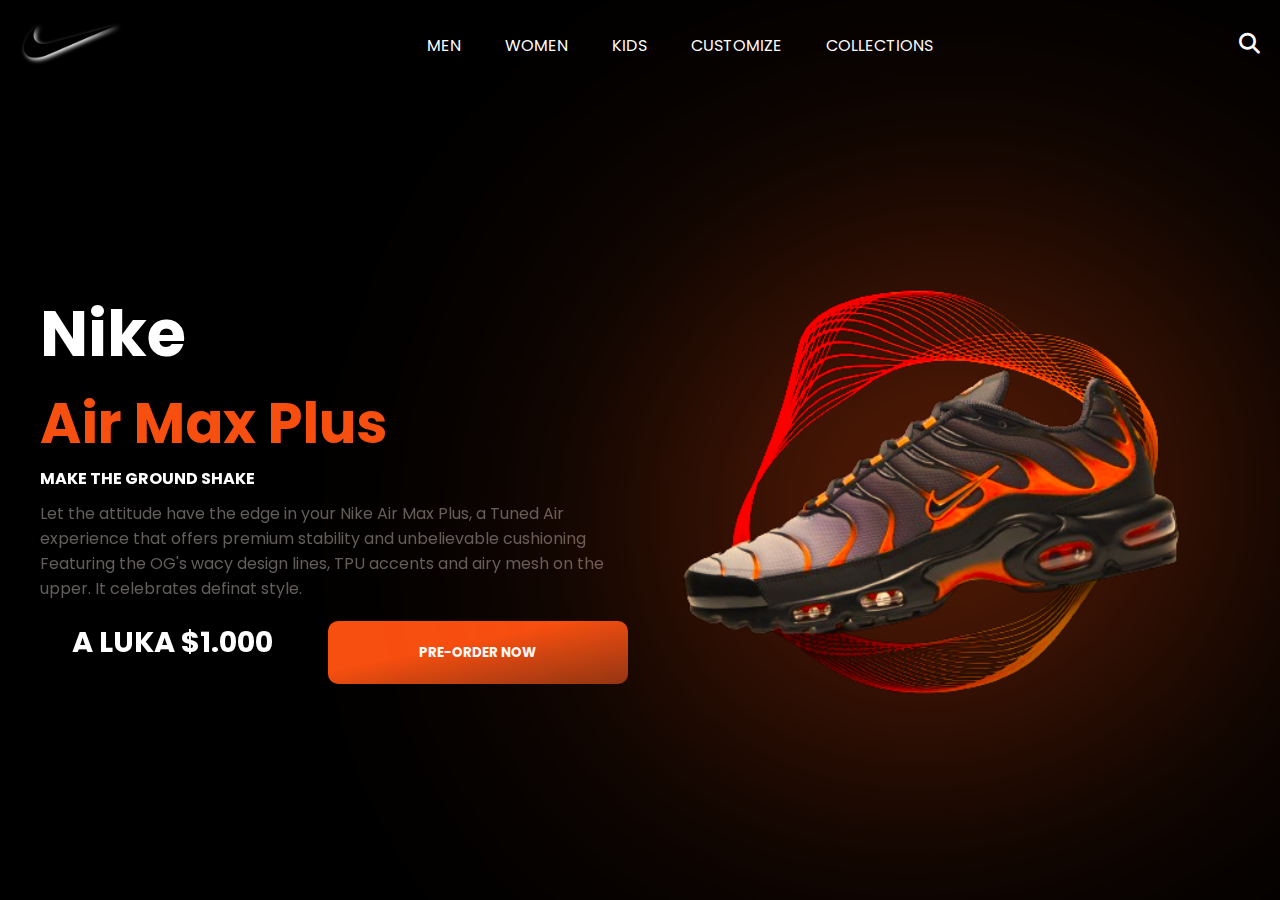
<file: Taller "Shoes Store"/index.html>
<!DOCTYPE html>
<html lang="en">
<head>
    <meta charset="UTF-8">
    <meta name="viewport" content="width=device-width, initial-scale=1.0">
    <link rel="stylesheet" href="https://cdnjs.cloudflare.com/ajax/libs/font-awesome/6.5.1/css/all.min.css">
    <link rel="stylesheet" href="https://unpkg.com/aos@next/dist/aos.css" />
    <link rel="stylesheet" href="style.css">
    <title>Shoes Store</title>
</head>
<body>
    <nav>
        <div class="container">
            <div class="logo">
                <img src="NikeLogoPNGImage.png" alt="">
            </div>
            <div class="links">
                <a href="">MEN</a>
                <a href="">WOMEN</a>
                <a href="">KIDS</a>
                <a href="">CUSTOMIZE</a>
                <a href="">COLLECTIONS</a>
            </div>
            <div class="search">
                <i class="fa-solid fa-magnifying-glass"></i>
            </div>
        </div>
    </nav>
    <section>
        <div class="content">
            <div class="main-content">
                <h1 data-aos="fade-right" data-aos-duration="2000">Nike</h1>
                <h2 data-aos="fade-left" data-aos-duration="2000" data-aos-delay="200">Air Max Plus</h2>
                <h4 data-aos="fade-right" data-aos-duration="2000" data-aos-delay="400">MAKE THE GROUND SHAKE</h4>
                <p data-aos="flip-down" data-aos-duration="2000" data-aos-delay="600">Let the attitude have the edge in your Nike Air Max Plus, a Tuned Air experience that offers premium stability and unbelievable cushioning Featuring the OG's wacy design lines, TPU accents and airy mesh on the upper. It celebrates definat style.</p>
                <div class="order">
                    <h3 data-aos="zoom-in-right" data-aos-duration="2000" data-aos-delay="800"> A LUKA $1.000</h3>
                    <button data-aos="zoom-in-left" data-aos-duration="2000" data-aos-delay="800">PRE-ORDER NOW</button>
                </div>
            </div>
            <div class="image">
                <img src="shoes.png" data-aos="zoom-in" data-aos-duration="2000">
            </div>
        </div>
    </section>
    <script src="https://unpkg.com/aos@next/dist/aos.js"></script>
    <script>
      AOS.init({
        offset:1
      });
    </script>
</body>
</html>
</file>
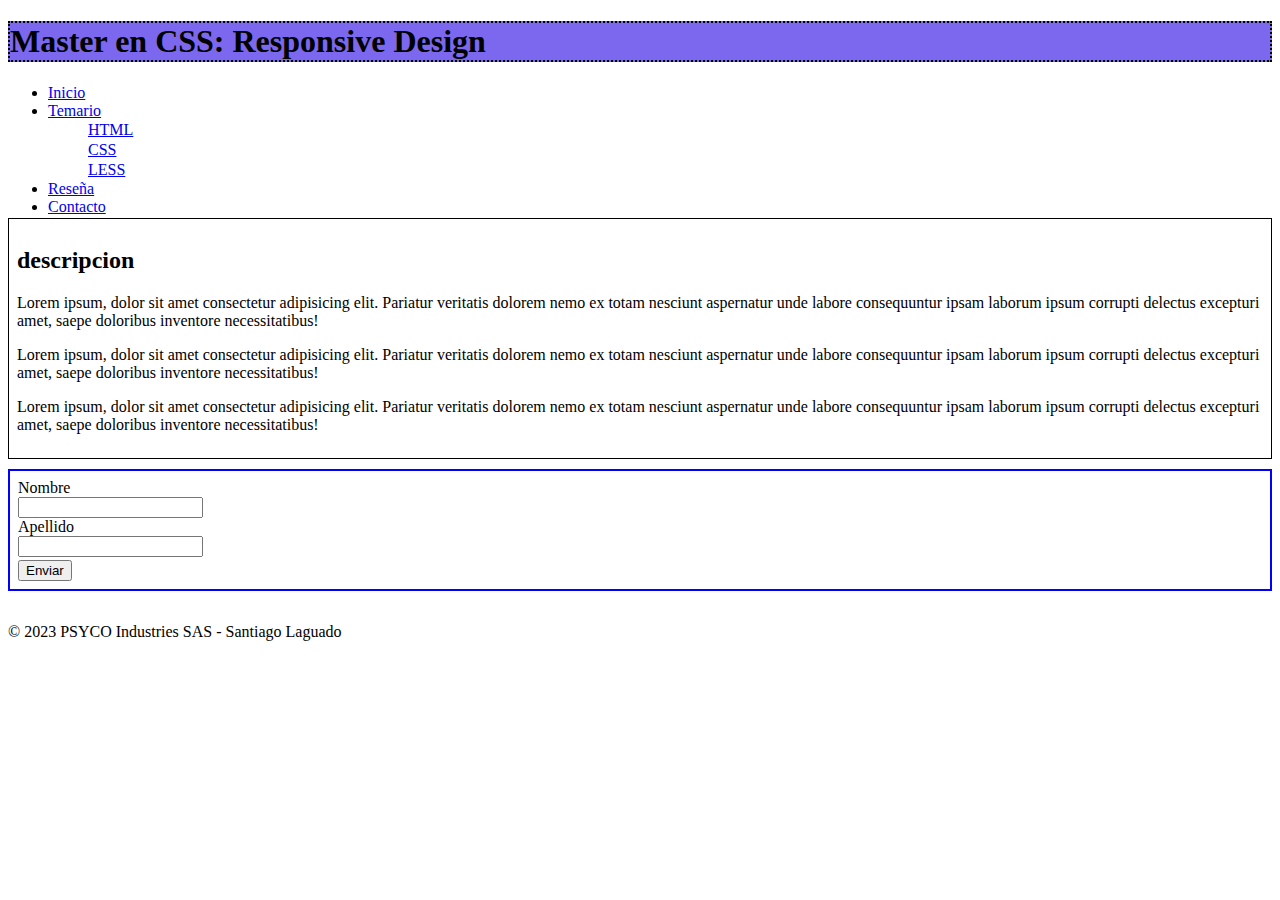
<file: Ejercicios CSS/Taller Selectores/Index.html>
<!DOCTYPE html>
<html lang="en">
<head>
    <meta charset="UTF-8">
    <meta name="viewport" content="width=device-width, initial-scale=1.0">
    <meta http-equiv="X-UA-Compatible" content="ie=edge">
    <link rel="stylesheet" href="style.css">
    <title>Document</title>
</head>
<body>
    <h1 id="titulo">Master en CSS: Responsive Design</h1>

    <ul id="menu">
        <li><a href="#">Inicio</a></li>
        <li>
            <a href="#">Temario</a>
            <ul>
                <li><a href="#">HTML</a></li>
                <li><a href="#">CSS</a></li>
                <li><a href="#">LESS</a></li>
            </ul>
        </li>
        <li><a href="#">Reseña</a></li>
        <li><a href="#">Contacto</a></li>
    </ul>
    <div id="descripcion">
        <h2>descripcion</h2>
        <p class="parrafo">
            Lorem ipsum, dolor sit amet consectetur adipisicing elit. Pariatur veritatis dolorem nemo ex totam nesciunt aspernatur unde labore consequuntur ipsam laborum ipsum corrupti delectus excepturi amet, saepe doloribus inventore necessitatibus!
        </p>
        <p class="parrafo1 parrafo2">
            Lorem ipsum, dolor sit amet consectetur adipisicing elit. Pariatur veritatis dolorem nemo ex totam nesciunt aspernatur unde labore consequuntur ipsam laborum ipsum corrupti delectus excepturi amet, saepe doloribus inventore necessitatibus!
        </p>
        <p class="parrafo2">
            Lorem ipsum, dolor sit amet consectetur adipisicing elit. Pariatur veritatis dolorem nemo ex totam nesciunt aspernatur unde labore consequuntur ipsam laborum ipsum corrupti delectus excepturi amet, saepe doloribus inventore necessitatibus!
        </p>
    </div>

    <div id="usuario">
        <form>
            <label for="nombre"></label>
            <p class="monda">Nombre</p>
            <input type="text" name="nombre">
            <label for="apellido"></label>
            <p class="monda">Apellido</p>
            <input type="text" name="apellido">
            <br>
            <div id="boton">
            <input type="submit" value="Enviar">
            </div>
        </form>
    </div>

</body>
<footer>
    <p> &copy; 2023 PSYCO Industries SAS - Santiago Laguado</p>
</footer>
</html>
</file>
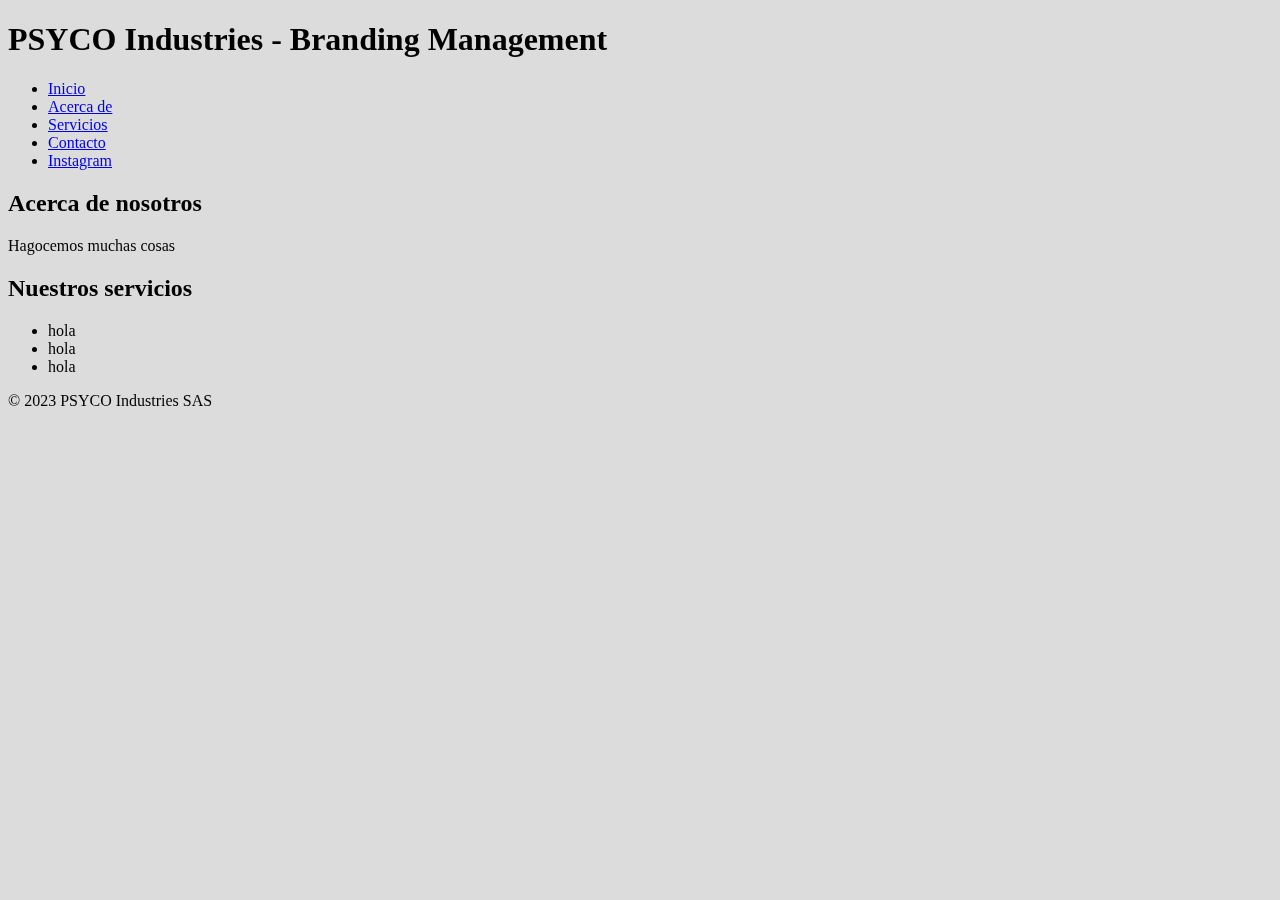
<file: Ejercicios html/Introduccionn/index.html>
<!DOCTYPE html>
<html lang="es">
<head>
    <meta charset="UTF-8">
    <meta name="viewport" content="width=device-width, initial-scale=1.0">
    <title>Primera Pagina</title>
    <style>
        body{
            background-color: gainsboro;
            background-image: url(https://http2.mlstatic.com/D_NQ_NP_907937-MCO51969515220_102022-O.webp);
            
            backface-visibility: hidden;
        }
    </style>
</head>
<body>
    <header>
        <h1>PSYCO Industries - Branding Management</h1>
    <nav>
        <ul>
            <li><a href="#">Inicio</a></li>
            <li><a href="#">Acerca de</a></li>
            <li><a href="#">Servicios</a></li>
            <li><a href="#">Contacto</a></li>
            <li><a href="https://www.instagram.com/psycoindustries">Instagram</a></li>
        </ul>
    </nav>
    </header>

    <main>
        <section>
            <h2>Acerca de nosotros</h2>
            <p>Hagocemos muchas cosas</p>
        </section>

        <section>
            <h2>Nuestros servicios</h2>
            <ul>
                <li>hola</a></li>
                <li>hola</a></li>
                <li>hola</a></li>                
            </ul>
        </section>
    </main>
    <footer>
        <p>&copy; 2023 PSYCO Industries SAS</p>
    </footer>

</body>
</html>
</file>
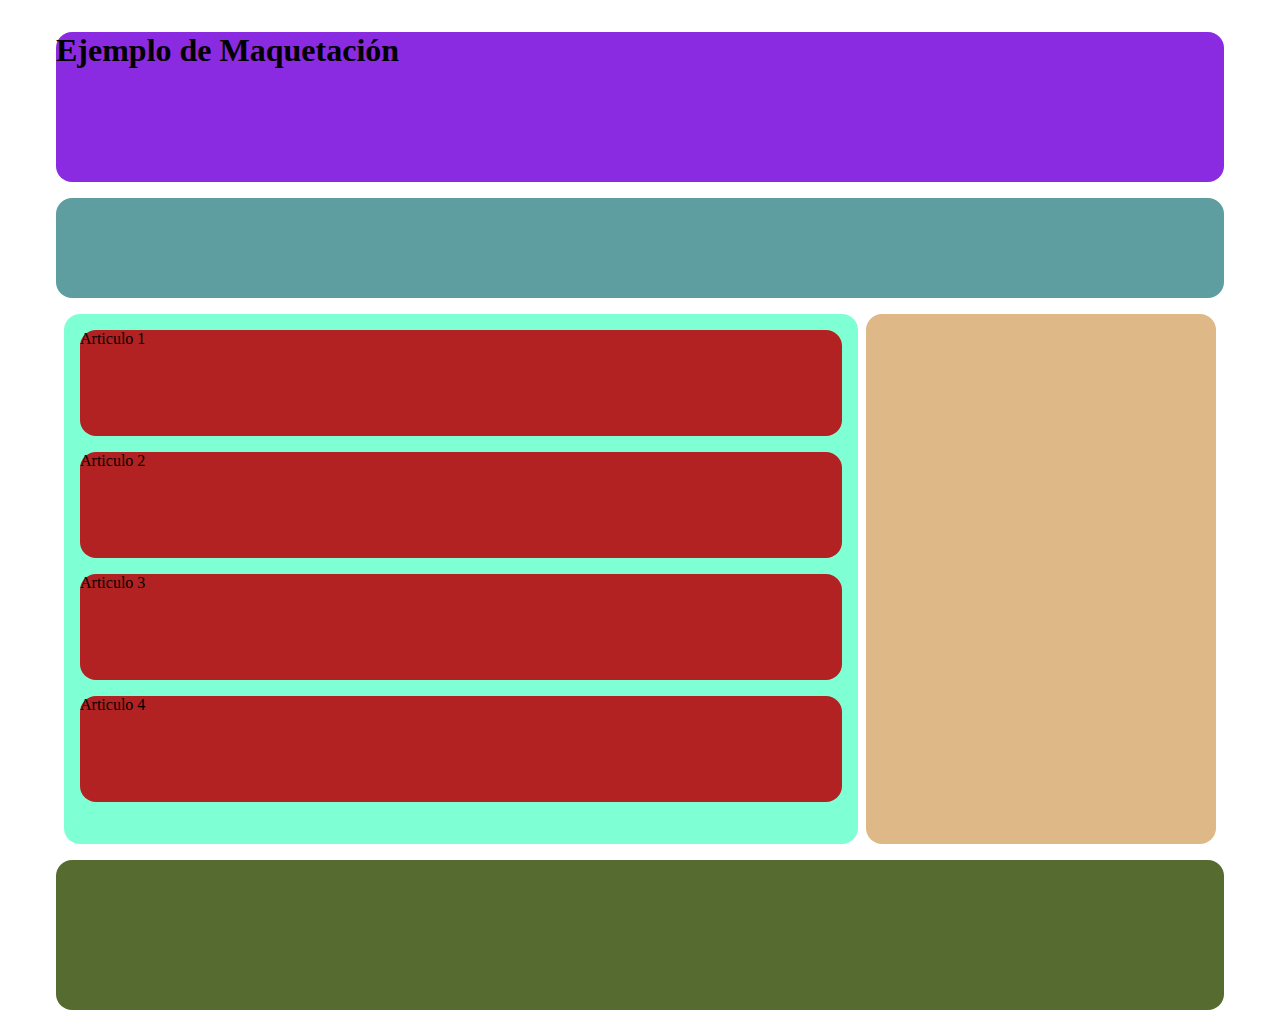
<file: Ejercicios html/Maquetacion Basica/index.html>
<!DOCTYPE html>
<html lang="en">
    <head>
        <title>Maquetacion HTML-CSS</title>
        <meta charset="UTF-8">
        <meta name="viewport" content="width=device-width, initial-scale=1.0">
        <link rel="stylesheet" href="css/styles.css">
    </head>
    <body>
        <div id="contenedor">
            <div id="header">
                <h1>Ejemplo de Maquetación</h1>
            </div>
            <div id="nav"></div>
            <div id="contenido">
                <div id="section">
                    <article class="articulo">Articulo 1</article>
                    <article class="articulo">Articulo 2</article>
                    <article class="articulo">Articulo 3</article>
                    <article class="articulo">Articulo 4</article>
                </div>
                <div id="aside"></div>
            </div>
            <div id="footer"></div>
        </div>
    </body>
</html>
</file>
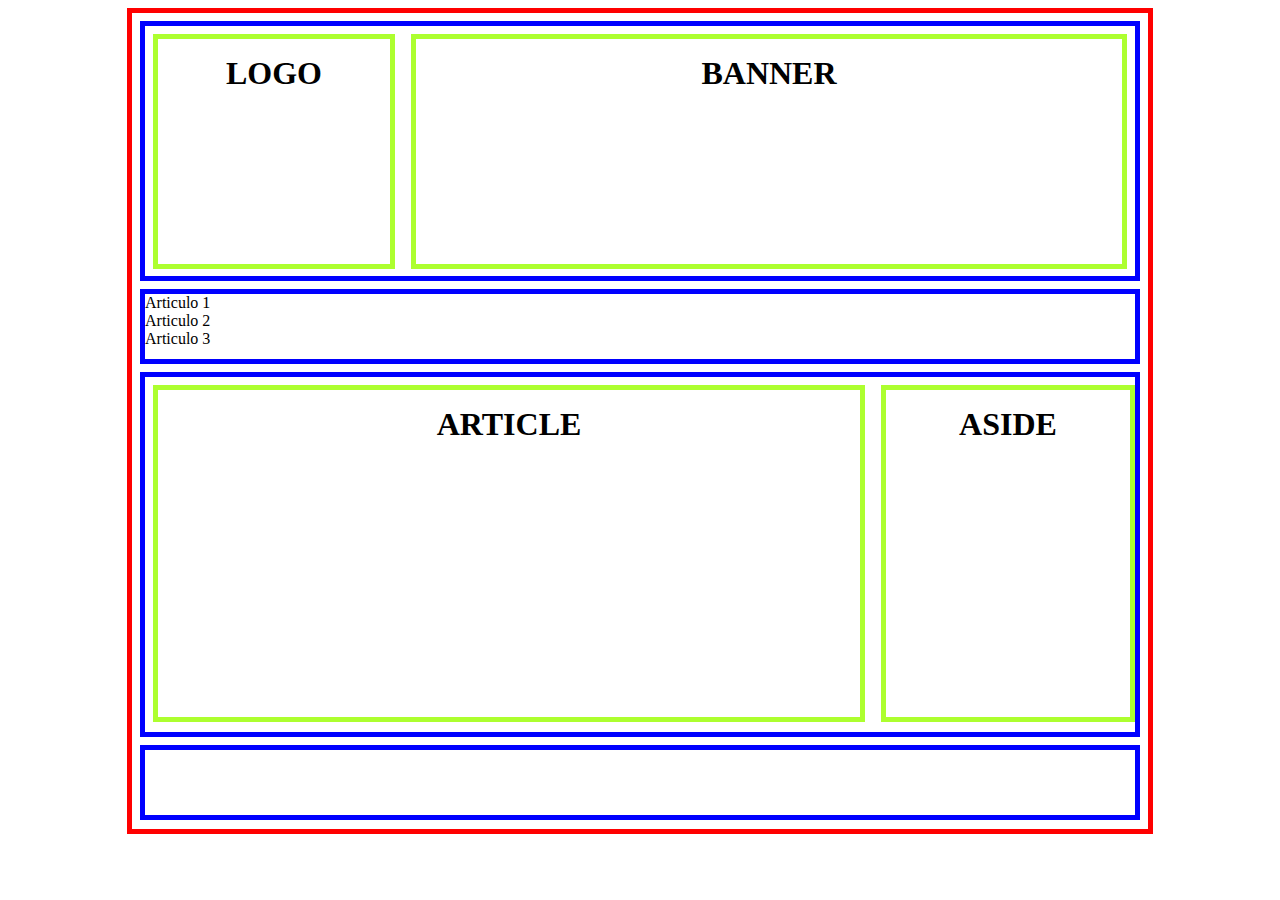
<file: Ejercicios html/Maquetacion/index.html>
<!DOCTYPE html>
<html lang="en">
    <head>
        <title>MaquetacionPRO</title>
        <meta charset="UTF-8">
        <meta name="viewport" content="width=device-width, initial-scale=1.0">
        <link rel="stylesheet" href="/Ejercicios/Maquetacion/css/styles.css">
    </head>
    <body>
        <div id="contenedor">
            <div id="cont">
                <div id="header">
                    <div id="logo"><H1>LOGO</H1></div>
                    <div id="banner"><h1>BANNER</h1></div>
                </div>
                <div id="nav"></div>
                <div id="contenido">
                    <article class="articulo">Articulo 1</article>
                    <article class="articulo">Articulo 2</article>
                    <article class="articulo">Articulo 3</article>
                </div>
                <div id="conteni2">
                    <div id="article"><H1>ARTICLE</H1></div>
                    <div id="aside"><H1>ASIDE</H1></div>
                </div>
                <div id="conteni3"></div>
            </div>
            <div id="footer"></div>
        </div>
    </body>
</html>
</file>
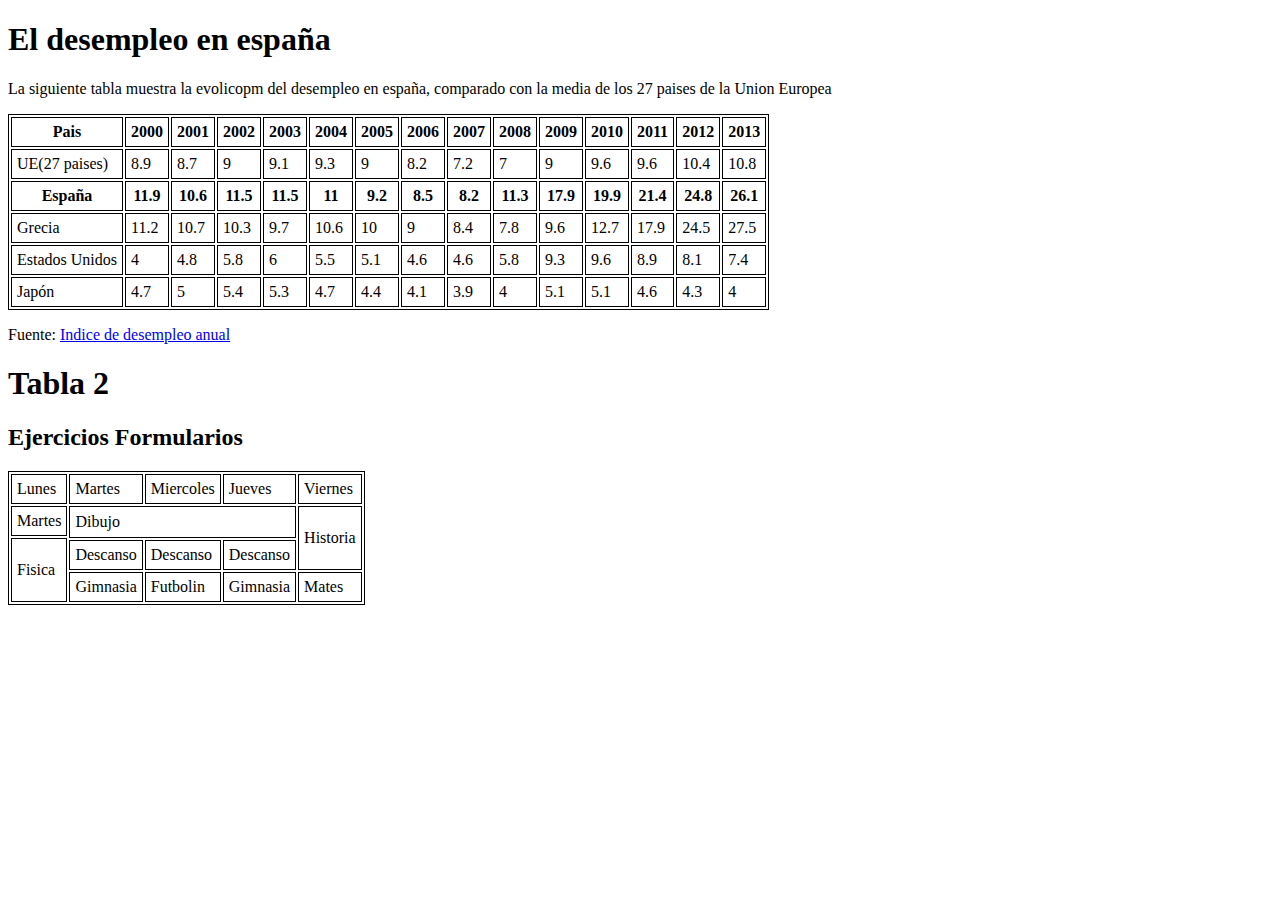
<file: Ejercicios html/Tablas y formularios/index.html>
<!DOCTYPE html>
<html lang="es">
<head>
    <meta charset="UTF-8">
    <meta name="viewport" content="width=device-width, initial-scale=1.0">
    <title>Document</title>
    <link rel="stylesheet" href="style.css">
</head>
<body>
    <header>
        <div id="titulo">
            <h1>El desempleo en españa</h1>
            <p>La siguiente tabla muestra la evolicopm del desempleo en españa, comparado con la media de los 27 paises de la Union Europea</p>
        </div>
    </header>
    <!-- <div id="contenido"> -->
        <!-- <h1>siguiente table muestra la evoluciuon del desempleo en España comparado con la media de los 27 paises de la union europea.></b></h1> -->
    </div>
<table>
    <tr>
        <th>Pais</th>
        <th>2000</th>
        <th>2001</th>
        <th>2002</th>
        <th>2003</th>
        <th>2004</th>
        <th>2005</th>
        <th>2006</th>
        <th>2007</th>
        <th>2008</th>
        <th>2009</th>
        <th>2010</th>
        <th>2011</th>
        <th>2012</th>
        <th>2013</th>
    <tr>
        <td>UE(27 paises) </td>
        <td>8.9</td>
        <td>8.7</td>
        <td>9</td>
        <td>9.1</td>
        <td>9.3</td>
        <td> 9</td>
        <td>8.2</td>
        <td>7.2</td>
        <td>7</td>
        <td>9</td>
        <td>9.6</td>
        <td>9.6</td>
        <td>10.4</td>
        <td>10.8</td>
    </tr>
    <tr>
        <th>España</th>
        <th>11.9</th>
        <th>10.6</th>
        <th>11.5</th>
        <th>11.5</th>
        <th>11</th>
        <th>9.2</th>
        <th>8.5</th>
        <th>8.2</th>
        <th>11.3</th>
        <th>17.9</th>
        <th>19.9</th>
        <th>21.4</th>
        <th>24.8</th>
        <th>26.1</th>
    </tr>
    <tr>
        <td>Grecia </td>
        <td>11.2</td>
        <td>10.7</td>
        <td>10.3</td>
        <td>9.7</td>
        <td>10.6</td>
        <td>10</td>
        <td>9</td>
        <td>8.4</td>
        <td>7.8</td>
        <td>9.6</td>
        <td>12.7</td>
        <td>17.9</td>
        <td>24.5</td>
        <td>27.5</td>
    </tr>
    <tr>
        <td>Estados Unidos </td>
        <td>4</td>
        <td>4.8</td>
        <td>5.8</td>
        <td>6</td>
        <td>5.5</td>
        <td>5.1</td>
        <td>4.6</td>
        <td>4.6</td>
        <td>5.8</td>
        <td>9.3</td>
        <td>9.6</td>
        <td>8.9</td>
        <td>8.1</td>
        <td>7.4</td>
    </tr>
    <tr>
        <td>Japón</td>
        <td>4.7</td>
        <td>5</td>
        <td>5.4</td>
        <td>5.3</td>
        <td>4.7</td>
        <td>4.4</td>
        <td>4.1</td>
        <td>3.9</td>
        <td>4</td>
        <td>5.1</td>
        <td>5.1</td>
        <td>4.6</td>
        <td>4.3</td>
        <td>4</td>
    </tr>
</table>
<p>Fuente: <a href="https://www.aa.com.tr/es/econom%C3%ADa/eurostat-la-eurozona-registr%C3%B3-una-inflaci%C3%B3n-anual-preliminar-del-6-1-en-abril/2911847#:~:text=La%20tasa%20de%20desempleo%20de%20las%20mujeres%20se%20registr%C3%B3%20en,%2C7%25%20del%20mes%20anterior.">Indice de desempleo anual</a></p>
<h1>Tabla 2</h1>
<table>
    <tr>
        <td>Lunes</td>
        <td>Martes</td>
        <td>Miercoles</td>
        <td>Jueves</td>
        <td>Viernes</td>
    </tr>
    <tr>
        <td>Martes</td>
        <td scope="rowgroup" colspan="3" rowspan="2">Dibujo</td>
        <td scope="rowgroup" rowspan="3">Historia</td>
      </tr>
    <tr>
        <td scope="rowgroup" rowspan="4">Fisica</td>
        <tr>
            <td>Descanso</td>
            <td>Descanso</td>
            <td>Descanso</td>
        </tr>
        <tr>
            <td>Gimnasia</td>
            <td>Futbolin</td>
            <td>Gimnasia</td>
            <td>Mates</td>
            
        </tr>
    </tr>
    <h2>Ejercicios Formularios</h2>
 











</table>



</body>
</html>
</file>
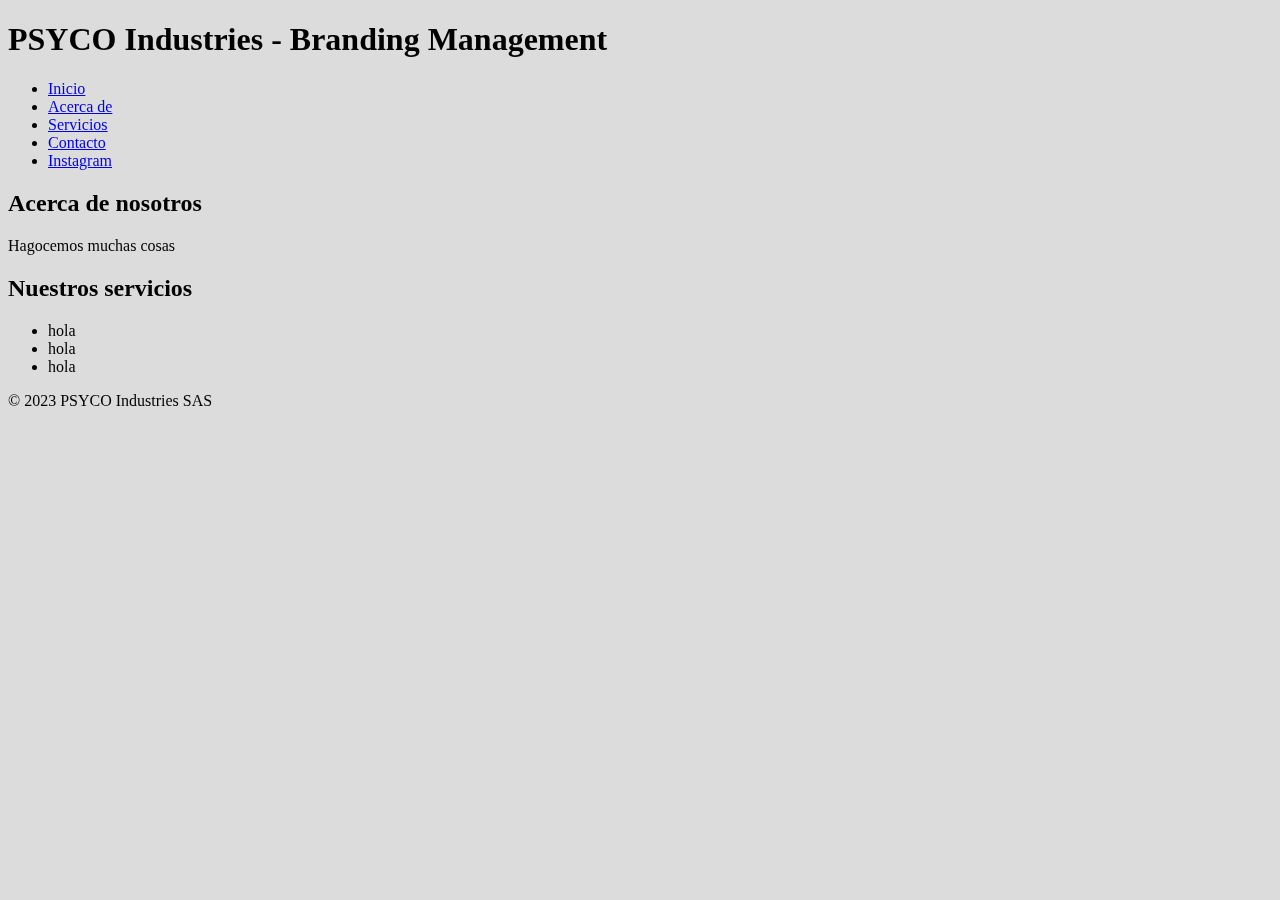
<file: Ejercicios/holamundo/index.html>
<!DOCTYPE html>
<html lang="es">
<head>
    <meta charset="UTF-8">
    <meta name="viewport" content="width=device-width, initial-scale=1.0">
    <title>Primera Pagina</title>
    <style>
        body{
            background-color: gainsboro;
            background-image: url(https://http2.mlstatic.com/D_NQ_NP_907937-MCO51969515220_102022-O.webp);
            backface-visibility: hidden;
        }
    </style>
</head>
<body>
    <header>
        <h1>PSYCO Industries - Branding Management</h1>
    <nav>
        <ul>
            <li><a href="#">Inicio</a></li>
            <li><a href="#">Acerca de</a></li>
            <li><a href="#">Servicios</a></li>
            <li><a href="#">Contacto</a></li>
            <li><a href="https://www.instagram.com/psycoindustries">Instagram</a></li>
        </ul>
    </nav>
    </header>

    <main>
        <section>
            <h2>Acerca de nosotros</h2>
            <p>Hagocemos muchas cosas</p>
        </section>

        <section>
            <h2>Nuestros servicios</h2>
            <ul>
                <li>hola</a></li>
                <li>hola</a></li>
                <li>hola</a></li>                
            </ul>
        </section>
    </main>
    <footer>
        <p>&copy; 2023 PSYCO Industries SAS</p>
    </footer>

</body>
</html>
</file>
<file: Taller "Shoes Store"/style.css>
@import url('https://fonts.googleapis.com/css2?family=Poppins:wght@100;200;300;400;500;600&display=swap');
*{
    padding: 0;
    margin: 0;
    font-family: 'Poppins', sans-serif;
    box-sizing: border-box;
}

body{
    width: 100%;
    height: 100vh;
    overflow: hidden;
    background-color: black;
}

nav{
    width: 100%;
    height: 10vh;
}

.container{
    width: 100%;
    height: 100%;
    display: flex;
    justify-content: space-between;
    align-items: center;
}

.container .logo img{
    margin-left: 20px;
    width: 100px;
    filter: drop-shadow(2px 2px 2px white);
}

.container .links a{
    color: white;
    text-decoration: none;
    cursor: pointer;
    position: relative;
    margin: 0 20px;
    transition: 0.3s linear;
}

.links a::before{
    content: "";
    position: absolute;
    left: 0;
    bottom: -4px;
    width: 0;
    background-color: #f74f10;
    height: 3.5px;
    transition: 0.3s linear;
}

.links a:hover::before,
.links a:hover{
    color: #f74f10;
    width: 100%;
}

.container .search i{
    color: white;
    cursor: pointer;
    font-size: 1.3rem;
    margin-right: 20px;
}

section{
    width: 100%;
    height: 90vh;
}

section .content{
    display: flex;
    width: 100%;
    height: 100%;
    justify-content: space-around;
    align-items: center;
}

.content .main-content{
    color: white;
    max-width: 600px;
    width: 100%;
    margin: 0 auto;
}

.main-content h1{
    font-size: clamp(2rem, 1rem + 5vw, 4rem);
}

.main-content h2{
    color: #f74f10;
    font-size: clamp(2rem, 1rem + 5vw, 3.5rem);
}

.main-content p{
    margin-top: 10px;
    color: #635e5c;
}

.main-content .order{
    display: flex;
    margin: 20px 10px;
    width: 100%;
    justify-content: space-around;
    min-height: 7vh;
}

.order h3{
    font-size: 1.8rem;
}

.order button{
    min-width: 50%;
    margin-left: 10px;
    border: none;
    outline: none;
    border-radius: 10px;
    background: linear-gradient(to bottom right, #f74f10 40%, #8a3313) ;
    color: white;
    font-weight: 700;
    padding: 0 2px;
    font-size: clamp(0.6rem, 1rem 5vw, 3rem);
    transition: 0.1s linear;
}

.order button:hover{
    box-shadow:  0 0 30px #f74f10;
    background: linear-gradient(to bottom right, #8a3313 ,  #f74f10 40%) ;
}

.content .image img{
    max-width: 450px;
    width: 100%;
    margin-right: 100px;
    transform: rotate(40deg) translateX(900px);
    filter: drop-shadow(-10px -10px 200px #f74f10);
}

@media (max-width:800px){
    .content{
        display: flex;
        width: 100%;
        flex-direction: column-reverse;
    }

    .main-content{
        margin: 0 10px;
    }
}

@media (min-width:884px){
    .content .image img{
        min-width: 500px;
    }
}

@media (max-width:440px){
    .links{
        display: none;
    }

    .content .image img{
        width: 100%;
        margin-right: none;
    }
}
</file>
<file: Ejercicios CSS/Taller Selectores/style.css>
#menu{
    height: 54px;
}

#menu ul{
    text-decoration: none;
    list-style: none;;
    line-height: 20px;
}


.item{
    height: 150px;
}

footer{
    height: 50px;
    line-height: 50px;
}

.lateral{
    height: 250px;
}

.lateral > div{
    height: calc(250px/3);
}
#titulo{
    width: auto;
    height: auto;
    background-color: mediumslateblue;
    border: 2px dotted;
}
#descripcion{
    padding: 0.5em;
    margin-top: 5em;
    border: 1px solid;
}

#usuario{
    width: auto;
}

.monda{
    margin: 0em;
}

#usuario{
    border: 2px solid blue;
    margin-top: 10px;
    padding: 0.5em;
}
#boton{
    margin-top: 3px;
}
</file>
<file: Ejercicios html/Maquetacion Basica/css/styles.css>
*{
    margin: 0;
    padding: 0;
}

#contenedor{
    width: 1200px;
    height: 1000px;

    margin: 0.5em auto;
    padding: 0.5em;
}

#header{
    height: 15%;
    background-color: blueviolet;
    margin: 1em;
    border-radius: 1em;
}

#nav{
    height: 10%;
    background-color: cadetblue;
    margin: 1em;
    border-radius: 1em;
}

#contenido{
    height: 53%;
    margin: 1em;
}

#footer{
    height: 15%;
    background-color: darkolivegreen;
    margin: 1em;
    border-radius: 1em;
}

#section{
    height: 100%;
    width: 68%;
    background-color: aquamarine;
    margin-left: 0.5em;
    border-radius: 1em;
    float: left;
}

#aside{
    height: 100%;
    width: 30%;
    background-color: burlywood;
    margin-right: 0.5em;
    border-radius: 1em;
    float: right;
}

.articulo{
    width: 96%;
    height: 20%;
    background-color: firebrick;
    margin: 1em;
    border-radius: 1em;
}
</file>
<file: Ejercicios/Maquetacion/css/styles.css>
*{
    margin: 0;
    padding: 0;
}

#contenedor{
    width: 1000px;
    height: 800px;
    border: red;
    border-style: solid;
    border-width: 5px;

    margin: 0.5em auto;
    padding: 0.5em;
}

#header{
    height: 250px;
    border: blue;
    border-style: solid;
    border-width: 5px;
    margin: 0em
}

#logo{
    height: 77%;
    width: 200px;
    border: greenyellow;
    border-width: 5px;
    border-style: solid;
    float: left;
    text-align: center;
    margin: 0.5em;
    padding: 1em;
}

#banner{
    width: 674px;
    height: 77%;
    border: greenyellow;
    border-width: 5px;
    border-style: solid;
    float: right;
    text-align: center;

    margin: 0.5em;
    padding: 1em;
}

#contenido{
    height: 65px;
    border: blue;
    border-style: solid;
    border-width: 5px;
    margin-top: 0.5em;
}

#conteni2{
    height: 355px;
    border: blue;
    border-style: solid;
    border-width: 5px;
    margin-top: 0.5em;    
}

#article{
    height: 83%;
    width: 670px;
    border: greenyellow;
    border-width: 5px;
    border-style: solid;
    float: left;
    text-align: center;
    margin: 0.5em;
    padding: 1em;

}

#aside{
    height: 83%;
    width: 212px;
    border: greenyellow;
    border-width: 5px;
    border-style: solid;
    float: right;
    text-align: center;
    margin-left: 0.5em;
    margin-top: 0.5em;
    margin-right: 0em;
    padding: 1em;
}
#conteni3{
    height: 65px;
    border: blue;
    border-style: solid;
    border-width: 5px;
    margin-top: 0.5em;
}
</file>
<file: Ejercicios html/Tablas y formularios/style.css>
th,
td {
  border: 1px solid #000;
  padding: 5px;
}
table{
    border: 1px solid black;
}
</file>
